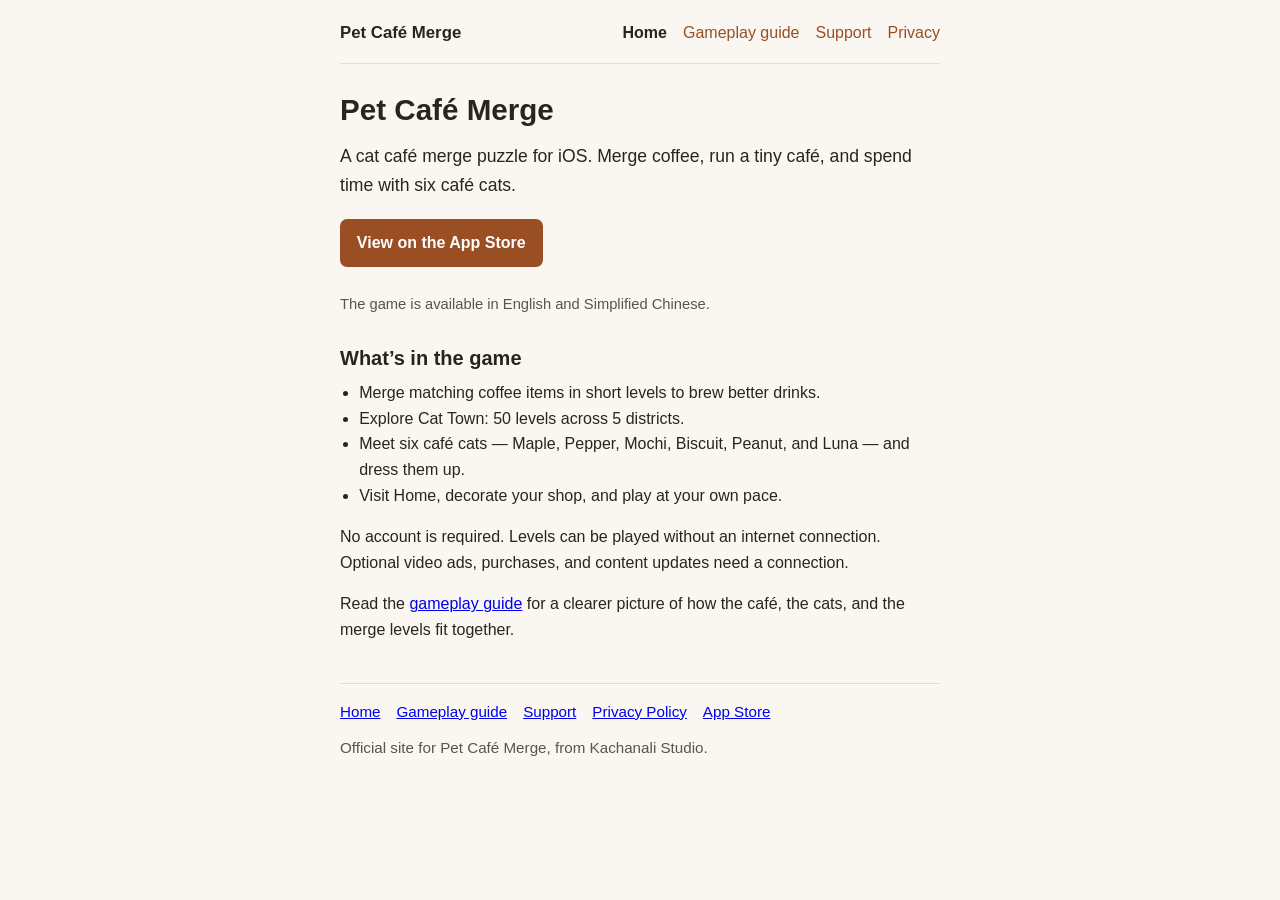
<file: index.html>
<!DOCTYPE html>
<html lang="en">
<head>
  <meta charset="utf-8">
  <meta name="viewport" content="width=device-width, initial-scale=1">
  <title>Pet Café Merge – a cat café merge puzzle for iOS</title>
  <meta name="description" content="Pet Café Merge is a cozy cat café merge puzzle for iOS. Merge coffee, explore 50 levels across 5 districts, and dress up six café cats. English and Simplified Chinese.">
  <link rel="canonical" href="https://ninja9998877.github.io/pet-cafe-merge-site/">
  <link rel="stylesheet" href="styles.css">
  <meta property="og:type" content="website">
  <meta property="og:title" content="Pet Café Merge – a cat café merge puzzle for iOS">
  <meta property="og:description" content="Merge coffee, explore 50 levels across 5 districts, and dress up six café cats. Available on the App Store.">
  <meta property="og:url" content="https://ninja9998877.github.io/pet-cafe-merge-site/">
  <script type="application/ld+json">
  {
    "@context": "https://schema.org",
    "@type": "SoftwareApplication",
    "name": "Pet Café Merge",
    "applicationCategory": "GameApplication",
    "operatingSystem": "iOS",
    "description": "A cozy cat café merge puzzle. Merge coffee, explore 50 levels across 5 districts, and dress up six café cats.",
    "url": "https://ninja9998877.github.io/pet-cafe-merge-site/",
    "installUrl": "https://apps.apple.com/us/app/id6816953184",
    "inLanguage": ["en", "zh-Hans"],
    "author": { "@type": "Organization", "name": "Kachanali Studio" }
  }
  </script>
</head>
<body>
  <div class="wrap">
    <header class="site-header">
      <a class="site-mark" href="./">Pet Café Merge</a>
      <nav class="site-nav" aria-label="Primary">
        <a href="./" aria-current="page">Home</a>
        <a href="guide.html">Gameplay guide</a>
        <a href="support.html">Support</a>
        <a href="https://ninja9998877.github.io/pet-cafe-merge-privacy/">Privacy</a>
      </nav>
    </header>

    <main>
      <h1>Pet Café Merge</h1>
      <p class="lede">A cat café merge puzzle for iOS. Merge coffee, run a tiny café, and spend time with six café cats.</p>
      <p><a class="cta" href="https://apps.apple.com/us/app/id6816953184?ct=official-site-home&amp;mt=8">View on the App Store</a></p>
      <p class="cta-note">The game is available in English and Simplified Chinese.</p>

      <h2>What’s in the game</h2>
      <ul>
        <li>Merge matching coffee items in short levels to brew better drinks.</li>
        <li>Explore Cat Town: 50 levels across 5 districts.</li>
        <li>Meet six café cats — Maple, Pepper, Mochi, Biscuit, Peanut, and Luna — and dress them up.</li>
        <li>Visit Home, decorate your shop, and play at your own pace.</li>
      </ul>

      <p>No account is required. Levels can be played without an internet connection. Optional video ads, purchases, and content updates need a connection.</p>

      <p>Read the <a href="guide.html">gameplay guide</a> for a clearer picture of how the café, the cats, and the merge levels fit together.</p>
    </main>

    <footer class="site-footer">
      <nav aria-label="Footer">
        <a href="./">Home</a>
        <a href="guide.html">Gameplay guide</a>
        <a href="support.html">Support</a>
        <a href="https://ninja9998877.github.io/pet-cafe-merge-privacy/">Privacy Policy</a>
        <a href="https://apps.apple.com/us/app/id6816953184?ct=official-site-home&amp;mt=8">App Store</a>
      </nav>
      <p>Official site for Pet Café Merge, from Kachanali Studio.</p>
    </footer>
  </div>
</body>
</html>
</file>
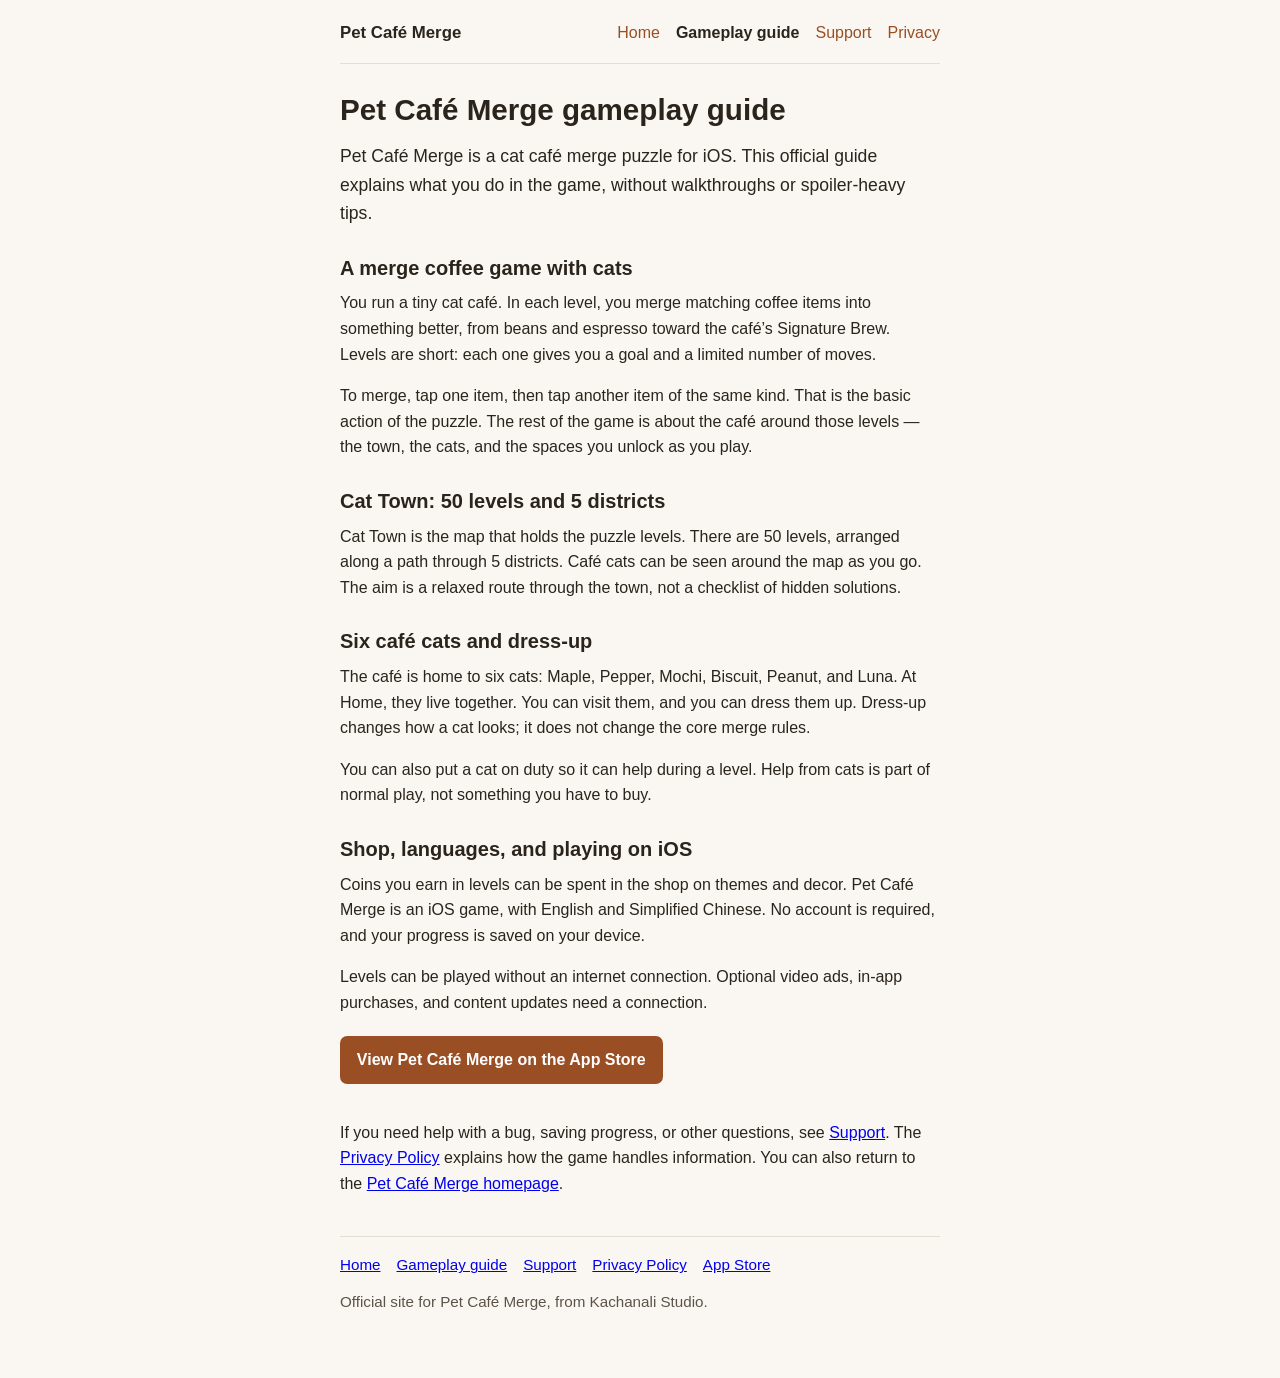
<file: guide.html>
<!DOCTYPE html>
<html lang="en">
<head>
  <meta charset="utf-8">
  <meta name="viewport" content="width=device-width, initial-scale=1">
  <title>Pet Café Merge gameplay guide – merge coffee with café cats</title>
  <meta name="description" content="A short official guide to Pet Café Merge, a merge coffee game with cats. Learn how the cat café merge puzzle works, including Cat Town, six café cats, and dress-up.">
  <link rel="canonical" href="https://ninja9998877.github.io/pet-cafe-merge-site/guide.html">
  <link rel="stylesheet" href="styles.css">
  <meta property="og:type" content="article">
  <meta property="og:title" content="Pet Café Merge gameplay guide – merge coffee with café cats">
  <meta property="og:description" content="How this cat café merge puzzle works: merge coffee, explore 50 levels across 5 districts, and spend time with six café cats.">
  <meta property="og:url" content="https://ninja9998877.github.io/pet-cafe-merge-site/guide.html">
</head>
<body>
  <div class="wrap">
    <header class="site-header">
      <a class="site-mark" href="./">Pet Café Merge</a>
      <nav class="site-nav" aria-label="Primary">
        <a href="./">Home</a>
        <a href="guide.html" aria-current="page">Gameplay guide</a>
        <a href="support.html">Support</a>
        <a href="https://ninja9998877.github.io/pet-cafe-merge-privacy/">Privacy</a>
      </nav>
    </header>

    <main>
      <h1>Pet Café Merge gameplay guide</h1>
      <p class="lede">Pet Café Merge is a cat café merge puzzle for iOS. This official guide explains what you do in the game, without walkthroughs or spoiler-heavy tips.</p>

      <h2>A merge coffee game with cats</h2>
      <p>You run a tiny cat café. In each level, you merge matching coffee items into something better, from beans and espresso toward the café’s Signature Brew. Levels are short: each one gives you a goal and a limited number of moves.</p>
      <p>To merge, tap one item, then tap another item of the same kind. That is the basic action of the puzzle. The rest of the game is about the café around those levels — the town, the cats, and the spaces you unlock as you play.</p>

      <h2>Cat Town: 50 levels and 5 districts</h2>
      <p>Cat Town is the map that holds the puzzle levels. There are 50 levels, arranged along a path through 5 districts. Café cats can be seen around the map as you go. The aim is a relaxed route through the town, not a checklist of hidden solutions.</p>

      <h2>Six café cats and dress-up</h2>
      <p>The café is home to six cats: Maple, Pepper, Mochi, Biscuit, Peanut, and Luna. At Home, they live together. You can visit them, and you can dress them up. Dress-up changes how a cat looks; it does not change the core merge rules.</p>
      <p>You can also put a cat on duty so it can help during a level. Help from cats is part of normal play, not something you have to buy.</p>

      <h2>Shop, languages, and playing on iOS</h2>
      <p>Coins you earn in levels can be spent in the shop on themes and decor. Pet Café Merge is an iOS game, with English and Simplified Chinese. No account is required, and your progress is saved on your device.</p>
      <p>Levels can be played without an internet connection. Optional video ads, in-app purchases, and content updates need a connection.</p>

      <p><a class="cta" href="https://apps.apple.com/us/app/id6816953184?ct=official-site-guide&amp;mt=8">View Pet Café Merge on the App Store</a></p>

      <p>If you need help with a bug, saving progress, or other questions, see <a href="support.html">Support</a>. The <a href="https://ninja9998877.github.io/pet-cafe-merge-privacy/">Privacy Policy</a> explains how the game handles information. You can also return to the <a href="./">Pet Café Merge homepage</a>.</p>
    </main>

    <footer class="site-footer">
      <nav aria-label="Footer">
        <a href="./">Home</a>
        <a href="guide.html">Gameplay guide</a>
        <a href="support.html">Support</a>
        <a href="https://ninja9998877.github.io/pet-cafe-merge-privacy/">Privacy Policy</a>
        <a href="https://apps.apple.com/us/app/id6816953184?ct=official-site-guide&amp;mt=8">App Store</a>
      </nav>
      <p>Official site for Pet Café Merge, from Kachanali Studio.</p>
    </footer>
  </div>
</body>
</html>
</file>
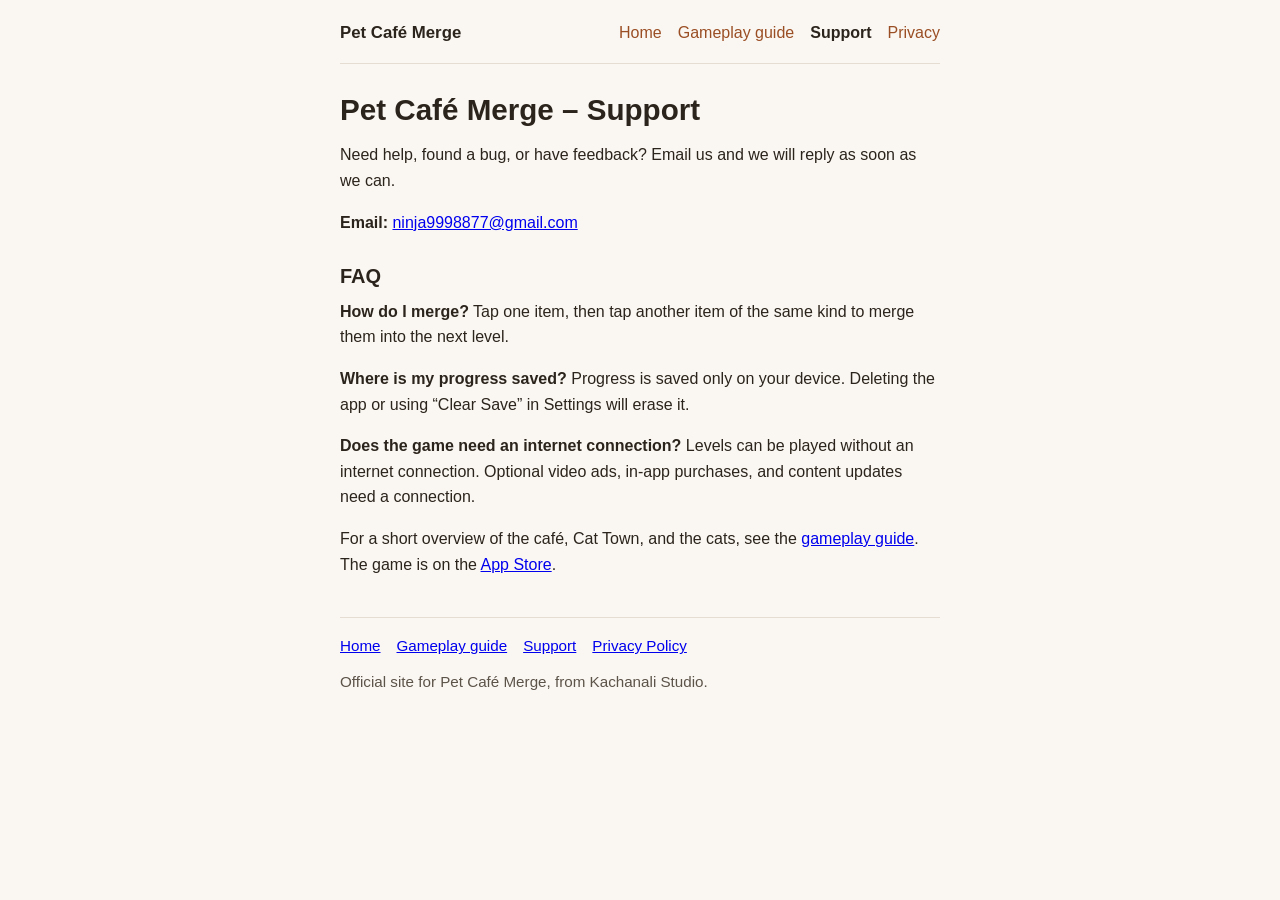
<file: support.html>
<!DOCTYPE html>
<html lang="en">
<head>
  <meta charset="utf-8">
  <meta name="viewport" content="width=device-width, initial-scale=1">
  <title>Pet Café Merge – Support</title>
  <meta name="description" content="Support for Pet Café Merge: contact email, how merging works, where progress is saved, and when the iOS game needs an internet connection.">
  <link rel="canonical" href="https://ninja9998877.github.io/pet-cafe-merge-site/support.html">
  <link rel="stylesheet" href="styles.css">
  <meta property="og:type" content="website">
  <meta property="og:title" content="Pet Café Merge – Support">
  <meta property="og:description" content="Contact Kachanali Studio for Pet Café Merge support, and read short answers about merging, saves, and internet use.">
  <meta property="og:url" content="https://ninja9998877.github.io/pet-cafe-merge-site/support.html">
</head>
<body>
  <div class="wrap">
    <header class="site-header">
      <a class="site-mark" href="./">Pet Café Merge</a>
      <nav class="site-nav" aria-label="Primary">
        <a href="./">Home</a>
        <a href="guide.html">Gameplay guide</a>
        <a href="support.html" aria-current="page">Support</a>
        <a href="https://ninja9998877.github.io/pet-cafe-merge-privacy/">Privacy</a>
      </nav>
    </header>

    <main>
      <h1>Pet Café Merge – Support</h1>
      <p>Need help, found a bug, or have feedback? Email us and we will reply as soon as we can.</p>
      <p><strong>Email:</strong> <a href="mailto:ninja9998877@gmail.com">ninja9998877@gmail.com</a></p>

      <h2>FAQ</h2>
      <p><strong>How do I merge?</strong> Tap one item, then tap another item of the same kind to merge them into the next level.</p>
      <p><strong>Where is my progress saved?</strong> Progress is saved only on your device. Deleting the app or using “Clear Save” in Settings will erase it.</p>
      <p><strong>Does the game need an internet connection?</strong> Levels can be played without an internet connection. Optional video ads, in-app purchases, and content updates need a connection.</p>

      <p>For a short overview of the café, Cat Town, and the cats, see the <a href="guide.html">gameplay guide</a>. The game is on the <a href="https://apps.apple.com/us/app/id6816953184?ct=official-site-support&amp;mt=8">App Store</a>.</p>
    </main>

    <footer class="site-footer">
      <nav aria-label="Footer">
        <a href="./">Home</a>
        <a href="guide.html">Gameplay guide</a>
        <a href="support.html">Support</a>
        <a href="https://ninja9998877.github.io/pet-cafe-merge-privacy/">Privacy Policy</a>
      </nav>
      <p>Official site for Pet Café Merge, from Kachanali Studio.</p>
    </footer>
  </div>
</body>
</html>
</file>
<file: styles.css>
/* Shared styles for the Pet Café Merge official site. No tracking, no webfonts. */
:root {
  --text: #2b241c;
  --muted: #5c5349;
  --bg: #faf7f2;
  --card: #ffffff;
  --accent: #9a4e24;
  --accent-hover: #7a3c1b;
  --line: #e6ddd2;
  --focus: #1d4e89;
}

* { box-sizing: border-box; }

html {
  font-size: 100%;
  -webkit-text-size-adjust: 100%;
}

body {
  margin: 0;
  background: var(--bg);
  color: var(--text);
  font-family: -apple-system, BlinkMacSystemFont, "Segoe UI", Helvetica, Arial, "PingFang SC", sans-serif;
  line-height: 1.6;
}

.wrap {
  max-width: 40rem;
  margin: 0 auto;
  padding: 1.25rem 1.25rem 3rem;
}

.site-header {
  display: flex;
  flex-wrap: wrap;
  align-items: baseline;
  justify-content: space-between;
  gap: 0.75rem 1.25rem;
  padding-bottom: 1rem;
  border-bottom: 1px solid var(--line);
  margin-bottom: 1.75rem;
}

.site-mark {
  font-weight: 650;
  color: var(--text);
  text-decoration: none;
  font-size: 1.05rem;
}

.site-nav {
  display: flex;
  flex-wrap: wrap;
  gap: 0.5rem 1rem;
}

.site-nav a {
  color: var(--accent);
  text-decoration: none;
}

.site-nav a:hover,
.site-mark:hover,
a:hover {
  color: var(--accent-hover);
  text-decoration: underline;
}

.site-nav a[aria-current="page"] {
  color: var(--text);
  text-decoration: none;
  font-weight: 600;
}

h1 {
  font-size: 1.85rem;
  line-height: 1.25;
  margin: 0 0 0.85rem;
}

h2 {
  font-size: 1.25rem;
  line-height: 1.3;
  margin: 1.75rem 0 0.6rem;
}

p, ul { margin: 0 0 1rem; }

ul { padding-left: 1.2rem; }

.lede {
  font-size: 1.1rem;
  color: var(--text);
}

.muted { color: var(--muted); }

.cta {
  display: inline-block;
  margin: 0.25rem 0 1.25rem;
  padding: 0.7rem 1.05rem;
  background: var(--accent);
  color: #fff !important;
  text-decoration: none !important;
  border-radius: 0.45rem;
  font-weight: 650;
}

.cta:hover,
.cta:focus-visible {
  background: var(--accent-hover);
}

a:focus-visible,
.site-mark:focus-visible,
.site-nav a:focus-visible {
  outline: 3px solid var(--focus);
  outline-offset: 2px;
}

.cta-note {
  font-size: 0.92rem;
  color: var(--muted);
  margin-top: -0.6rem;
}

.site-footer {
  margin-top: 2.5rem;
  padding-top: 1rem;
  border-top: 1px solid var(--line);
  color: var(--muted);
  font-size: 0.95rem;
}

.site-footer nav {
  display: flex;
  flex-wrap: wrap;
  gap: 0.5rem 1rem;
  margin-bottom: 0.75rem;
}

@media (max-width: 420px) {
  h1 { font-size: 1.55rem; }
  .wrap { padding: 1rem 1rem 2.5rem; }
}
</file>
